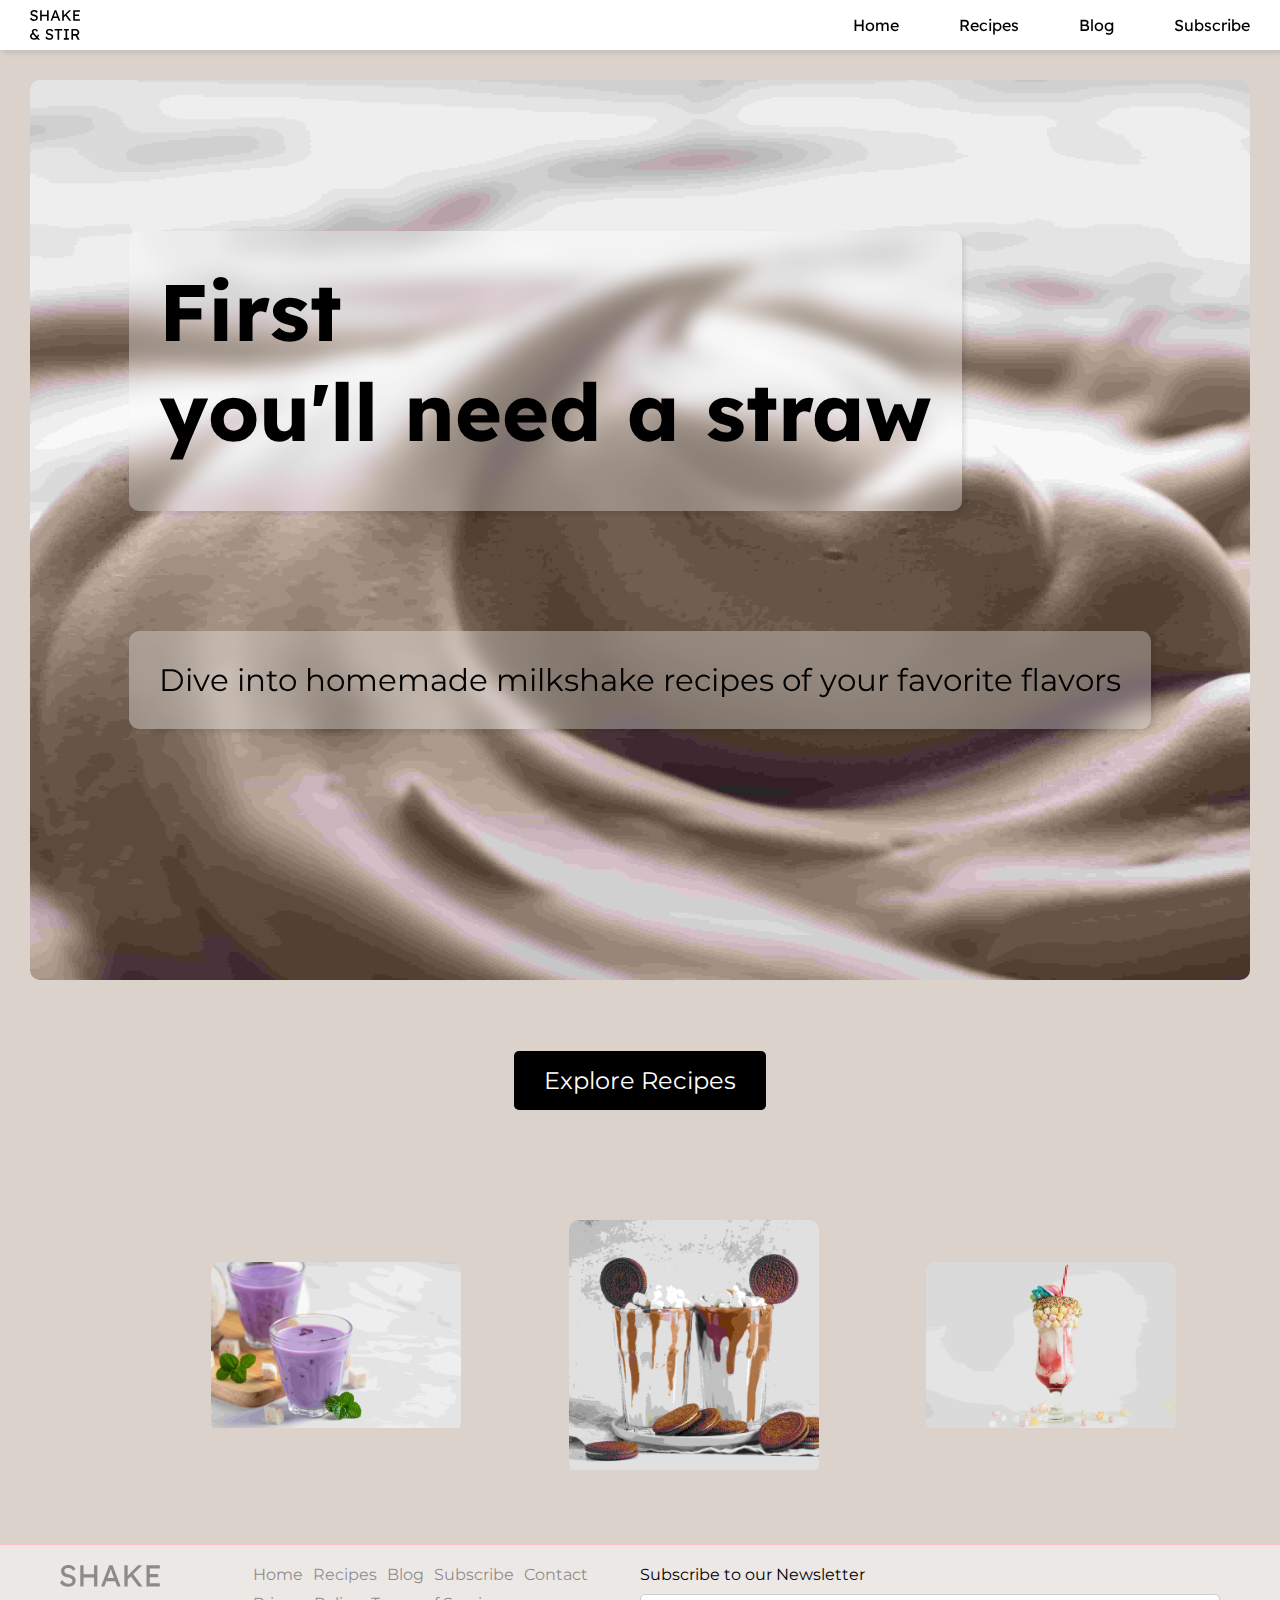
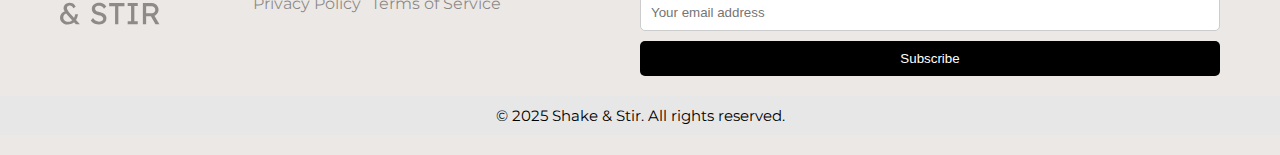
<file: index.html>
<!DOCTYPE html>
<html lang="en">
<head>
    <meta charset="UTF-8">
    <meta name="viewport" content="width=device-width, initial-scale=1.0">
    <title>Shake & Stir</title>
    <link href="https://fonts.googleapis.com/css2?family=Lexend:wght@400;700&family=Montserrat:wght@400;500&display=swap" rel="stylesheet">
    <link rel="stylesheet" href="css/styles.css">
</head>

<body>
    <nav>
        <ul class="sidebar" id="sidebar">
            <li onclick="hideSidebar(event)"><a href="#"><svg xmlns="http://www.w3.org/2000/svg" height="30px" viewBox="0 -960 960 960" width="30px" fill="#000000"><path d="m256-200-56-56 224-224-224-224 56-56 224 224 224-224 56 56-224 224 224 224-56 56-224-224-224 224Z"/></svg></a></li>
            <li><a href="index.html">Home</a></li>
            <li><a href="recipes.html">Recipes</a></li>
            <li><a href="blog.html">Blog</a></li>
            <li><a href="subscribe.html">Subscribe</a></li>
        </ul>
        <ul>
            <li><a href="index.html" class="logo-header"><img src="images/logo.svg" alt="Shake & Stir" class="logo-img"></a></li>
            <li class="hideOnMobile"><a href="index.html">Home</a></li>
            <li class="hideOnMobile"><a href="recipes.html">Recipes</a></li>
            <li class="hideOnMobile"><a href="blog.html">Blog</a></li>
            <li class="hideOnMobile"><a href="subscribe.html">Subscribe</a></li>
            <li class="menu-button" id="menu-button" onclick="showSidebar(event)"><a href="#"><svg xmlns="http://www.w3.org/2000/svg" height="30px" viewBox="0 -960 960 960" width="30px" fill="#000000"><path d="M120-240v-80h720v80H120Zm0-200v-80h720v80H120Zm0-200v-80h720v80H120Z"/></svg></a></li>
        </ul>
    </nav>

    <main>
        <section class="hero-section">
            <div class="hero-image"></div>
            <div class="h1-p-container">
                <div class="h1-background">
                    <h1><span class="first">First</span> you'll need a straw</h1>
                </div>
                <div class="p-background">
                    <p>Dive into homemade milkshake recipes of your favorite flavors</p>
                </div>
            </div>
        </section>


        <section class="explore-section">
            <h2> </h2>
            <a href="recipes.html" class="explore-button">Explore Recipes</a>
        </section>
        


        <section class="smoothie-section">
            <h2> </h2>
            <div class="smoothie-square">
                <img src="images/smoothie1.jpg" alt="Smoothie 1">
                <div class="hover-overlay">Stay Fresh!</div>
            </div>
            <div class="smoothie-square">
                <img src="images/smoothie2.jpg" alt="Smoothie 2">
                <div class="hover-overlay">Boost Your Day!</div>
            </div>
            <div class="smoothie-square">
                <img src="images/smoothie3.jpg" alt="Smoothie 3">
                <div class="hover-overlay">Smoothie Love!</div>
            </div>
        </section>      
    </main>

    <footer>
        <div class="footer-container">
            <div class="footer-logo">
                <a href="index.html"><img src="images/logo.svg" alt="Shake & Stir" class="footer-logo-img"></a>
            </div>
            <div class="footer-links">
                <ul>
                    <li><a href="index.html">Home</a></li>
                    <li><a href="recipes.html">Recipes</a></li>
                    <li><a href="blog.html">Blog</a></li>
                    <li><a href="subscribe.html">Subscribe</a></li>
                    <li><a href="contact.html">Contact</a></li>
                    <li><a href="privacy.html">Privacy Policy</a></li>
                    <li><a href="terms.html">Terms of Service</a></li>
                </ul>
            </div>
            <div class="footer-newsletter">
                <form action="subscribe.html" method="post">
                    <label for="newsletter-email">Subscribe to our Newsletter</label>
                    <input type="email" id="newsletter-email" name="email" placeholder="Your email address">
                    <button type="submit">Subscribe</button>
                </form>
            </div>
        </div>
        <div class="footer-bottom">
            <p>&copy; 2025 Shake & Stir. All rights reserved.</p>
        </div>
    </footer>     
    
    <script src="js/scripts.js"></script>
</body>
</html>
</file>
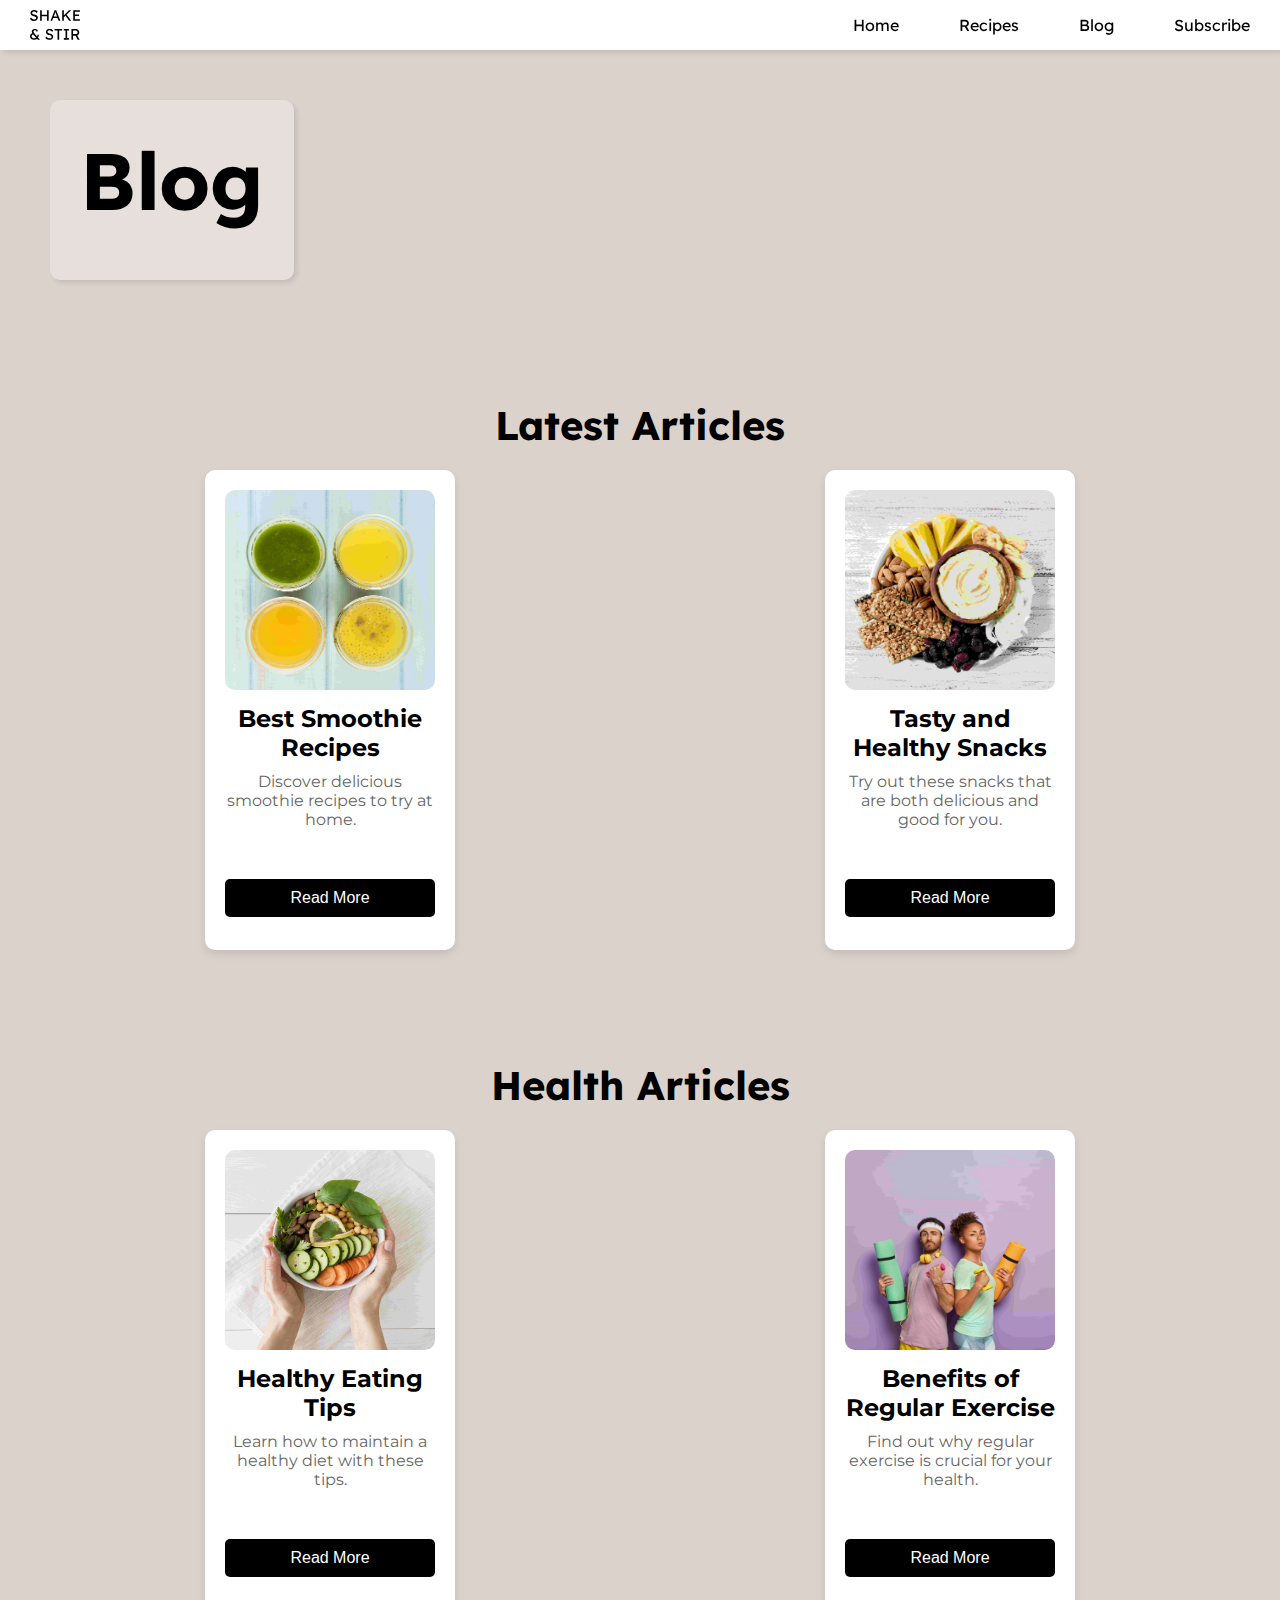
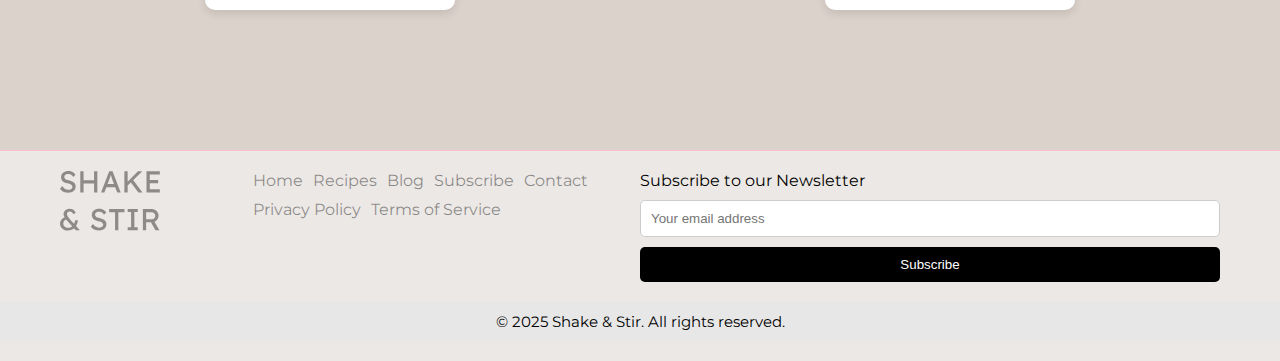
<file: blog.html>
<!DOCTYPE html>
<html lang="en">
<head>
    <meta charset="UTF-8">
    <meta name="viewport" content="width=device-width, initial-scale=1.0">
    <title>Shake & Stir - Blog</title>
    <link href="https://fonts.googleapis.com/css2?family=Lexend:wght@400;700&family=Montserrat:wght@400;500&display=swap" rel="stylesheet">
    <link rel="stylesheet" href="css/styles.css">
</head>

<body>

    <nav>
        <ul class="sidebar">
            <li onclick="hideSidebar(event)"><a href="#"><svg xmlns="http://www.w3.org/2000/svg" height="30px" viewBox="0 -960 960 960" width="30px" fill="#000000"><path d="m256-200-56-56 224-224-224-224 56-56 224 224 224-224 56 56-224 224 224 224-56 56-224-224-224 224Z"/></svg></a></li>
            <li><a href="index.html">Home</a></li>
            <li><a href="recipes.html">Recipes</a></li>
            <li><a href="blog.html">Blog</a></li>
            <li><a href="subscribe.html">Subscribe</a></li>
        </ul>
        <ul>
            <li><a href="index.html" class="logo-header"> <img src="images/logo.svg" alt="Shake & Stir" class="logo-img"></a></li>
            <li class="hideOnMobile"><a href="index.html">Home</a></li>
            <li class="hideOnMobile"><a href="recipes.html">Recipes</a></li>
            <li class="hideOnMobile"><a href="blog.html">Blog</a></li>
            <li class="hideOnMobile"><a href="subscribe.html">Subscribe</a></li>
            <li class="menu-button" onclick="showSidebar(event)"><a href="#"><svg xmlns="http://www.w3.org/2000/svg" height="30px" viewBox="0 -960 960 960" width="30px" fill="#000000"><path d="M120-240v-80h720v80H120Zm0-200v-80h720v80H120Zm0-200v-80h720v80H120Z"/></svg></a></li>
        </ul>
    </nav>

    <main>
        <section class="h1-p-container">
            <div class="h1-background shared-width">
                <h1 class="page-title">Blog</h1>
            </div>
        </section>

        <section class="blog-section">
            <h2>Latest Articles</h2>
            <div class="article-row" id="latest-articles">
                <!-- Blog articles will be dynamically inserted here -->
            </div>

            <h2>Health Articles</h2>
            <div class="article-row" id="health-articles">
                <!-- Blog articles will be dynamically inserted here -->
            </div>
        </section>
    </main>

    <div id="article-modal" class="article-modal">
        <div class="article-modal-content">
            <span class="close-button" onclick="closeArticle()">
                <svg xmlns="http://www.w3.org/2000/svg" height="30px" viewBox="0 -960 960 960" width="30px" fill="#000000">
                    <path d="m256-200-56-56 224-224-224-224 56-56 224 224 224-224 56 56-224 224 224 224-56 56-224-224-224 224Z"/>
                </svg>
            </span>
            <h2 id="article-title"></h2>
            <p id="article-content"></p>
        </div>
    </div>    
    
    <footer>
        <div class="footer-container">
            <div class="footer-logo">
                <a href="index.html"><img src="images/logo.svg" alt="Shake & Stir" class="footer-logo-img"></a>
            </div>
            <div class="footer-links">
                <ul>
                    <li><a href="index.html">Home</a></li>
                    <li><a href="recipes.html">Recipes</a></li>
                    <li><a href="blog.html">Blog</a></li>
                    <li><a href="subscribe.html">Subscribe</a></li>
                    <li><a href="contact.html">Contact</a></li>
                    <li><a href="privacy.html">Privacy Policy</a></li>
                    <li><a href="terms.html">Terms of Service</a></li>
                </ul>
            </div>
            <div class="footer-newsletter">
                <form action="subscribe.html" method="post">
                    <label for="newsletter-email">Subscribe to our Newsletter</label>
                    <input type="email" id="newsletter-email" name="email" placeholder="Your email address">
                    <button type="submit">Subscribe</button>
                </form>
            </div>
        </div>
        <div class="footer-bottom">
            <p>&copy; 2025 Shake & Stir. All rights reserved.</p>
        </div>
    </footer>
    
    <script src="js/scripts.js"></script>
</body>
</html>
</file>
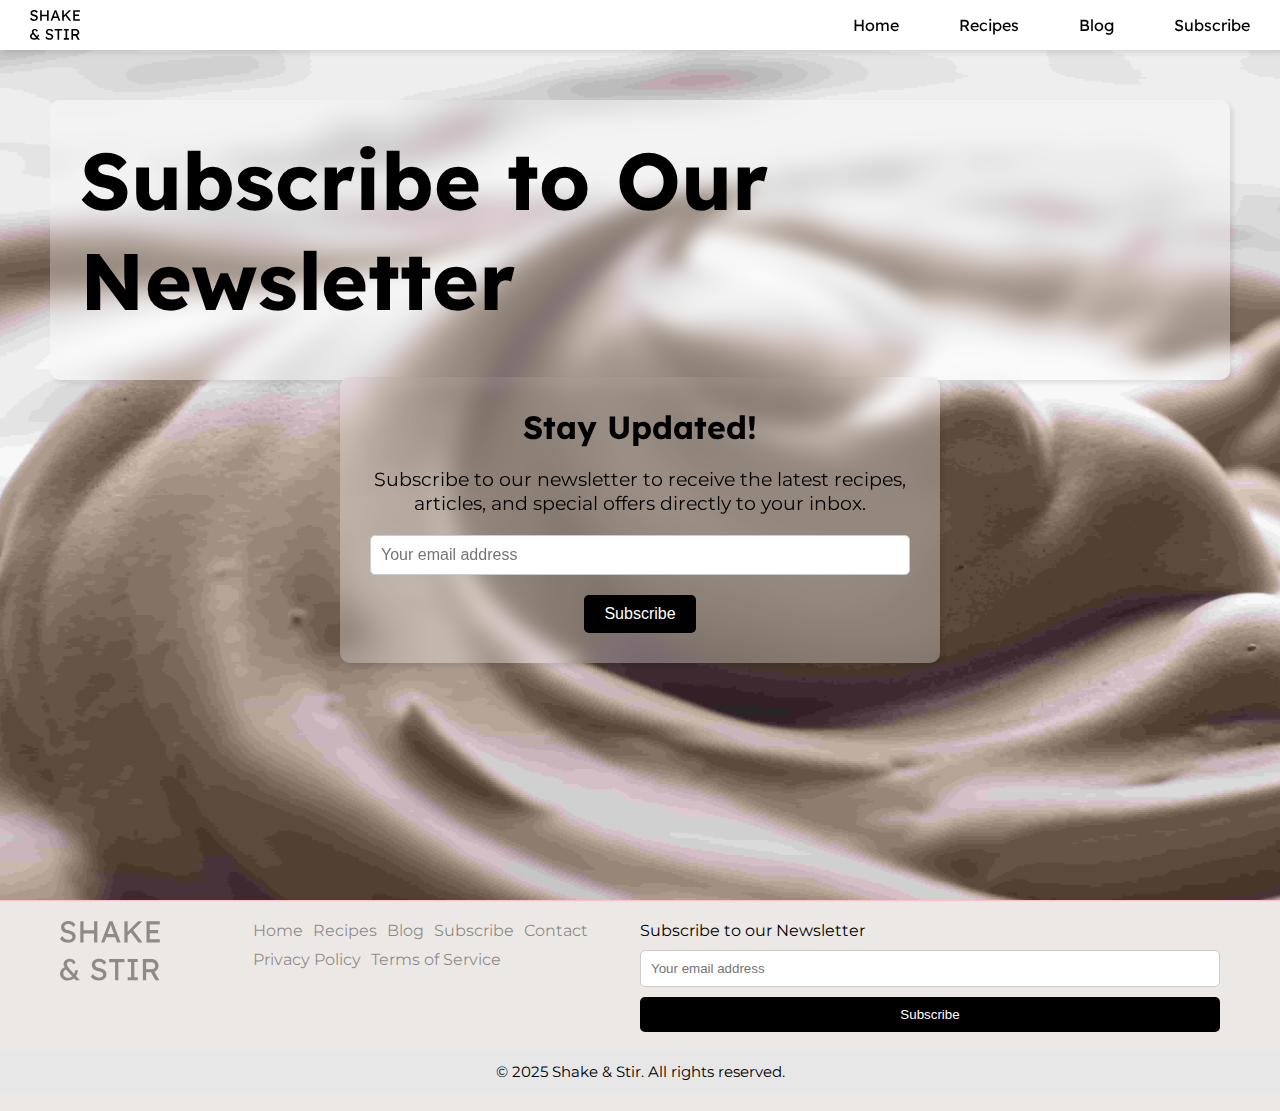
<file: subscribe.html>
<!DOCTYPE html>
<html lang="en">
<head>
    <meta charset="UTF-8">
    <meta name="viewport" content="width=device-width, initial-scale=1.0">
    <title>Subscribe - Shake & Stir</title>
    <link href="https://fonts.googleapis.com/css2?family=Lexend:wght@400;700&family=Montserrat:wght@400;500&display=swap" rel="stylesheet">
    <link rel="stylesheet" href="css/styles.css">
</head>
<body>
    <div class="background-container-subscribe">
        <div class="background-image" id="bg-image-subscribe"></div>
    </div>
    <nav>
        <ul class="sidebar">
            <li onclick="hideSidebar(event)"><a href="#"><svg xmlns="http://www.w3.org/2000/svg" height="30px" viewBox="0 -960 960 960" width="30px" fill="#000000"><path d="m256-200-56-56 224-224-224-224 56-56 224 224 224-224 56 56-224 224 224 224-56 56-224-224-224 224Z"/></svg></a></li>
            <li><a href="index.html">Home</a></li>
            <li><a href="recipes.html">Recipes</a></li>
            <li><a href="blog.html">Blog</a></li>
            <li><a href="subscribe.html">Subscribe</a></li>
        </ul>
        <ul>
            <li><a href="index.html" class="logo-header"> <img src="images/logo.svg" alt="Shake & Stir" class="logo-img"></a></li>
            <li class="hideOnMobile"><a href="index.html">Home</a></li>
            <li class="hideOnMobile"><a href="recipes.html">Recipes</a></li>
            <li class="hideOnMobile"><a href="blog.html">Blog</a></li>
            <li class="hideOnMobile"><a href="subscribe.html">Subscribe</a></li>
            <li class="menu-button" onclick="showSidebar(event)"><a href="#"><svg xmlns="http://www.w3.org/2000/svg" height="30px" viewBox="0 -960 960 960" width="30px" fill="#000000"><path d="M120-240v-80h720v80H120Zm0-200v-80h720v80H120Zm0-200v-80h720v80H120Z"/></svg></a></li>
        </ul>
    </nav>
    <main>
        <section class="h1-p-container">
            <div class="h1-background">
                <h1 class="page-title">Subscribe to Our Newsletter</h1>
            </div>
        </section>
        <section class="subscribe-section">
            <div class="subscribe-card">
                <h2>Stay Updated!</h2>
                <p>Subscribe to our newsletter to receive the latest recipes, articles, and special offers directly to your inbox.</p>
                <form action="#" method="post">
                    <input type="email" name="email" placeholder="Your email address" required>
                    <button type="submit">Subscribe</button>
                </form>
            </div>
        </section>
    </main>
    <footer>
        <div class="footer-container">
            <div class="footer-logo">
                <a href="index.html"><img src="images/logo.svg" alt="Shake & Stir" class="footer-logo-img"></a>
            </div>
            <div class="footer-links">
                <ul>
                    <li><a href="index.html">Home</a></li>
                    <li><a href="recipes.html">Recipes</a></li>
                    <li><a href="blog.html">Blog</a></li>
                    <li><a href="subscribe.html">Subscribe</a></li>
                    <li><a href="contact.html">Contact</a></li>
                    <li><a href="privacy.html">Privacy Policy</a></li>
                    <li><a href="terms.html">Terms of Service</a></li>
                </ul>
            </div>
            <div class="footer-newsletter">
                <form action="subscribe.html" method="post">
                    <label for="newsletter-email">Subscribe to our Newsletter</label>
                    <input type="email" id="newsletter-email" name="email" placeholder="Your email address">
                    <button type="submit">Subscribe</button>
                </form>
            </div>
        </div>
        <div class="footer-bottom">
            <p>&copy; 2025 Shake & Stir. All rights reserved.</p>
        </div>
    </footer>
</body>
</html>
</file>
<file: css/styles.css>
* {
    margin: 0;
    padding: 0;
    box-sizing: border-box;
}

html, body {
    min-height: 100vh;
    display: flex;
    flex-direction: column;
}

body {
    background-size: cover;
    background-repeat: no-repeat;
    background-position: top;
    font-family: 'Montserrat', sans-serif;
    overflow-y: scroll;
    background-color: #dcd2cc;
}

.first {
    display: block;
}

h1 {
    color: black;
    font-family: 'Lexend', sans-serif;
    font-size: 5em;
    margin-bottom: 20px; 
}

p {
    color: black;
    font-family: 'Montserrat', sans-serif;
    font-size: 1.91em;
    margin-top: 0px;
}

.hero-image {
    position: absolute;
    top: 0;
    left: 0;
    width: 100%;
    height: 100%;
    background-size: cover;
    background-position: center;
    background-image: url('/images/img3.jpg');
    opacity: 1;
    border-radius: 10px;
}

main {
    position: relative;
    z-index: 1;
    padding: 30px;
    flex: 1;
}

.h1-p-container {
    display: flex;
    flex-direction: column;
    align-items: flex-start;
    gap: 20px;
    margin: 0;
    padding: 20px;
}


.h1-background, .p-background {
    background-color: rgba(255, 255, 255, 0.30);
    backdrop-filter: blur(9px);
    padding: 30px;
    border-radius: 10px;
    width: fit-content;
    max-width: 100%;
    box-shadow: 3px 3px 5px rgba(0, 0, 0, 0.1);
    margin-bottom: 100px;
}

nav {
    background-color: rgba(255, 255, 255);
    box-shadow: 3px 3px 5px rgba(0, 0, 0, 0.1);
    position: sticky;
    top: 0;
    z-index: 2;
    width: 100%;
}

nav ul {
    width: 100%;
    list-style: none;
    display: flex;
    justify-content: flex-end;
    align-items: center;
}

nav li {
    height: 50px;
}

nav a {
    height: 100%;
    padding: 0 30px;
    text-decoration: none;
    display: flex;
    align-items: center;
    color: black;
    font-family: 'Lexend', sans-serif;
}

nav a.logo-header:hover {
    background-color: transparent;
    backdrop-filter: none;
}

nav ul li a:hover svg {
    fill: white;
}

nav ul li a:hover {
    background-color: #000000d2;
    color: rgb(255, 255, 255);
}

nav li:first-child {
    margin-right: auto;
}

.sidebar {
    position: fixed;
    top: 0;
    right: 0;
    height: 100vh;
    width: 250px;
    z-index: 100;
    background-color: rgba(255, 255, 255, 0.33);
    backdrop-filter: blur(9px);
    box-shadow: -10px 0 10px rgba(0, 0, 0, 0.1);
    display: none;
    flex-direction: column;
    align-items: flex-start;
    justify-content: flex-start;
}

.sidebar li {
    width: 100%;
}

.sidebar a {
    width: 100%;
}

.menu-button {
    display: none;
}

.logo-img {
    height: auto;
}

.logo-sidebar .logo-img {
    max-width: 40px;
}

.logo-header .logo-img {
    max-width: 50px;
}

.hero-section {
    position: relative;
    height: 100vh;
    display: flex;
    align-items: center;
    justify-content: center;
}

.background-image {
    position: absolute;
    top: 0;
    left: 0;
    width: 100%;
    height: 100%;
    background-size: cover;
    background-position: center;
    background-image: url('/images/img3.jpg');
    z-index: -1;
    opacity: 1;
}

.h1-p-container {
    display: flex;
    flex-direction: column;
    align-items: flex-start;
    gap: 20px;
    padding: 20px;
}

.h1-background, .p-background {
    background-color: rgba(255, 255, 255, 0.30);
    backdrop-filter: blur(9px);
    padding: 30px;
    border-radius: 10px;
    width: fit-content;
    max-width: 100%;
    box-shadow: 3px 3px 5px rgba(0, 0, 0, 0.1);
}

.explore-section {
    background-color: #dcd2cc; 
    display: flex;
    align-items: center;
    justify-content: center;
    height: 200px;
}

.explore-button {
    display: inline-block;
    padding: 15px 30px;
    font-size: 1.5rem;
    background-color: #000;
    color: #fff;
    text-align: center;
    text-decoration: none;
    border-radius: 5px;
    cursor: pointer;
    transition: background-color 0.3s, color 0.3s;
}

.explore-button:hover {
    background-color: pink;
    color: #000;
}


.smoothie-section {
    display: flex;
    justify-content: space-around;
    align-items: center;
    background-color: #dcd2cc; 
    padding: 40px 20px;
}

.smoothie-square {
    width: 30%;
    max-width: 250px;
    position: relative;
    overflow: hidden;
    transition: all 0.5s ease;
    border-radius: 10px;
}

.smoothie-square img {
    width: 100%;
    transition: all 0.5s ease;
}

.smoothie-square:hover img {
    filter: grayscale(100%);
    transform: scale(1.1)
}

.hover-overlay {
    position: absolute;
    bottom: -100px;
    left: 0;
    background: rgba(255, 193, 203, 0.8);
    color: rgb(0, 0, 0);
    width: 100%;
    text-align: center;
    padding: 10px;
    opacity: 0;
    transition: opacity 0.5s ease;
    transition: bottom 1s ease;
}

.smoothie-square:hover .hover-overlay {
    bottom: 0;
    opacity: 1;
    transition: bottom 1s ease;
}


.recipes-section {
    margin: 40px 0;
}

.recipes-section h2 {
    font-family: 'Lexend', sans-serif;
    font-size: 2.5em;
    margin-bottom: 20px;
    text-align: center;
}

.recipe-row {
    display: flex;
    justify-content: space-around;
    align-items: flex-start;
    flex-wrap: wrap;
    gap: 20px;
    margin-bottom: 40px;
}

.article-row {
    display: flex;
    justify-content: space-around;
    align-items: flex-start;
    flex-wrap: wrap;
    gap: 20px;
    margin-bottom: 40px;
}

.recipe-card {
    width: 30%;
    max-width: 250px;
    position: relative;
    overflow: hidden;
    border-radius: 10px;
    background-color: #fff;
    box-shadow: 0 4px 8px rgba(0, 0, 0, 0.1);
    text-align: center;
    padding: 20px;
    transition: all 0.3s ease-in-out;
    height: 445px;
    margin-bottom: 70px;
}

.recipe-card img {
    width: 100%;
    height: 200px;
    border-radius: 10px;
    transition: all 0.3s ease-in-out;
}

.recipe-card h3 {
    font-family: 'Montserrat', sans-serif;
    font-size: 1.5em;
    margin: 10px 0;
}

.recipe-card p {
    font-family: 'Montserrat', sans-serif;
    color: #666;
    margin: 5px 0;
    font-size: 1em;
    margin-bottom: 40px;
}

.full-recipe-button {
    padding: 10px 20px;
    font-size: 1em;
    background-color: #000;
    color: #fff;
    border: none;
    border-radius: 5px;
    cursor: pointer;
    transition: background-color 0.3s, color 0.3s;
    width: 100%;
}

.full-recipe-button:hover {
    background-color: pink;
    color: #000;
}

@media(max-width: 800px) {
    .hideOnMobile {
        display: none;
    }
    .menu-button {
        display: block;
    }

    .recipe-card {
        width: 45%;
    }
}

@media(max-width: 500px) {
    .sidebar {
        width: 78%;
    }
    .smoothie-section {
        flex-direction: column;
    }
    .smoothie-square {
        width: 100%;
        max-width: none;
        margin-bottom: 20px;
    }
    
    .recipe-card {
        width: 100%;
    }
}

footer {
    background-color: #ece8e5;
    padding: 20px 0;
    border-top: 1px solid pink;
    position: relative;
    width: 100%;
}

.footer-container {
    display: flex;
    flex-wrap: wrap;
    justify-content: space-between;
    align-items: flex-start;
    max-width: 1200px;
    margin: 0 auto;
    padding: 0 20px;
}

.footer-logo {
    flex: 1;
}

.footer-logo-img {
    max-width: 100px;
    height: auto;
    opacity: 0.4;
}

.footer-links {
    flex: 2;
}

.footer-links ul {
    list-style: none;
    display: flex;
    flex-wrap: wrap;
    gap: 10px;
}

.footer-links li {
    display: inline;
}

.footer-links a {
    text-decoration: none;
    color: #33333388;
    font-family: 'Montserrat', sans-serif;
    transition: color 0.3s ease;
}

.footer-links a:hover {
    color: #000000;
}

.footer-newsletter {
    flex: 3;
    font-family: 'Montserrat', sans-serif;
}

.footer-newsletter form {
    display: flex;
    flex-direction: column;
    gap: 10px;
    margin-bottom: 20px;
}

.footer-newsletter input[type="email"] {
    padding: 10px;
    border: 1px solid #ccc;
    border-radius: 5px;
}

.footer-newsletter button {
    padding: 10px;
    background-color: #000;
    color: #fff;
    border: none;
    border-radius: 5px;
    cursor: pointer;
}

.footer-newsletter button:hover {
    background-color: pink;
    color: #000;
}

.footer-bottom {
    background-color: #e7e7e7;
    padding: 10px 0;
    text-align: center;
    font-family: 'Montserrat', sans-serif;
    font-size: 0.5em;
}

@media (max-width: 768px) {
    .footer-container {
        flex-direction: column;
        align-items: center;
    }

    .footer-links ul {
        flex-direction: column;
        align-items: center;
        gap: 10px;
    }
}

.recipe-modal {
    display: none;
    position: fixed;
    z-index: 3;
    left: 0;
    top: 0;
    width: 100%;
    height: 100%;
    overflow: auto;
    background-color: rgba(0, 0, 0, 0.4);
}

.article-modal {
    display: none;
    position: fixed;
    z-index: 3;
    left: 0;
    top: 0;
    width: 100%;
    height: 100%;
    overflow: auto;
    background-color: rgba(0, 0, 0, 0.4);
}

.recipe-modal-content {
    background-color: #fefefe;
    margin: 5% auto;
    padding: 20px;
    border: 1px solid #888;
    width: 80%;
    max-width: 900px;
    border-radius: 10px; 
    backdrop-filter: blur(10px);
}

.article-modal-content {
    background-color: #fefefe;
    margin: 5% auto;
    padding: 20px;
    border: 1px solid #888;
    width: 80%;
    max-width: 900px;
    border-radius: 10px; 
    backdrop-filter: blur(10px);
}

.close-button {
    position: absolute;
    top: 10px;
    right: 15px;
    font-size: 30px;
    font-weight: bold;
    color: #aaa;
    cursor: pointer;
}

.close-button:hover, .close-button:focus {
    color: black;
    text-decoration: none;
    cursor: pointer;
}

.recipe-modal h2, .recipe-modal h3, .article-modal h2 {
    text-align: center;
}

.recipe-modal p {
    text-align: center;
    font-size: 1.2em;
}

.recipe-modal p.h4 {
    text-align: center;
    font-size: 1.2em;
    margin-bottom: 40px;
}

.recipe-modal ul {
    text-align: center;
    list-style-type: none;
    margin-bottom: 20px;

}

.article-modal p {
    text-align: left;
    font-size: 1.2em;
    margin-top: 40px;
}

.full-article-button {
    padding: 10px 20px;
    font-size: 1em;
    background-color: #000;
    color: #fff;
    border: none;
    border-radius: 5px;
    cursor: pointer;
    transition: background-color 0.3s, color 0.3s;
    width: 100%;
    margin-top: 10px;
}

.full-article-button:hover {
    background-color: pink;
    color: #000;
}

.article-card {
    width: 30%;
    max-width: 250px;
    position: relative;
    overflow: hidden;
    border-radius: 10px;
    background-color: #fff;
    box-shadow: 0 4px 8px rgba(0, 0, 0, 0.1);
    text-align: center;
    padding: 20px;
    transition: all 0.3s ease-in-out;
    height: 480px;
    margin-bottom: 70px;
}

.article-card img {
    width: 100%;
    height: 200px;
    border-radius: 10px;
    transition: all 0.3s ease-in-out;
}

.article-card h3 {
    font-family: 'Montserrat', sans-serif;
    font-size: 1.5em;
    margin: 10px 0;
}

.article-card p {
    font-family: 'Montserrat', sans-serif;
    color: #666;
    margin: 5px 0;
    font-size: 1em;
    margin-bottom: 40px;
}

.full-article-button {
    padding: 10px 20px;
    font-size: 1em;
    background-color: #000;
    color: #fff;
    border: none;
    border-radius: 5px;
    cursor: pointer;
    transition: background-color 0.3s, color 0.3s;
    width: 100%;
    margin-top: 10px;
}

.full-article-button:hover {
    background-color: pink;
    color: #000;
}

.blog-section h2, .recipes-section h2 {
    font-family: 'Lexend', sans-serif;
    font-size: 2.5em;
    margin-bottom: 20px; 
    text-align: center;
}

.blog-section h2 + .article-row, .recipes-section h2 + .recipe-row {
    margin-top: 20px; 
}

.subscribe-section {
    display: flex;
    justify-content: center;
    align-items: center;
    height: calc(100vh - 200px);
    margin-top: -330px;
    margin-bottom: 0px;
}

.subscribe-card {
    background-color: rgba(255, 255, 255, 0.30); 
    backdrop-filter: blur(9px);
    padding: 30px;
    border-radius: 10px;
    box-shadow: 3px 3px 5px rgba(0, 0, 0, 0.1);
    width: 90%;
    max-width: 600px;
    text-align: center;
}

.subscribe-card h2 {
    font-family: 'Lexend', sans-serif;
    font-size: 2em;
    margin-bottom: 20px;
}

.subscribe-card p {
    font-family: 'Montserrat', sans-serif;
    font-size: 1.2em;
    margin-bottom: 20px;
}

.subscribe-card form {
    display: flex;
    flex-direction: column;
    align-items: center;
}

.subscribe-card input[type="email"] {
    padding: 10px;
    font-size: 1em;
    margin-bottom: 20px;
    border: 1px solid #ccc;
    border-radius: 5px;
    width: 100%;
}

.subscribe-card button[type="submit"] {
    padding: 10px 20px;
    font-size: 1em;
    background-color: #000;
    color: #fff;
    border: none;
    border-radius: 5px;
    cursor: pointer;
    transition: background-color 0.3s, color 0.3s;
}

.subscribe-card button[type="submit"]:hover {
    background-color: pink;
    color: #000;
}
</file>
